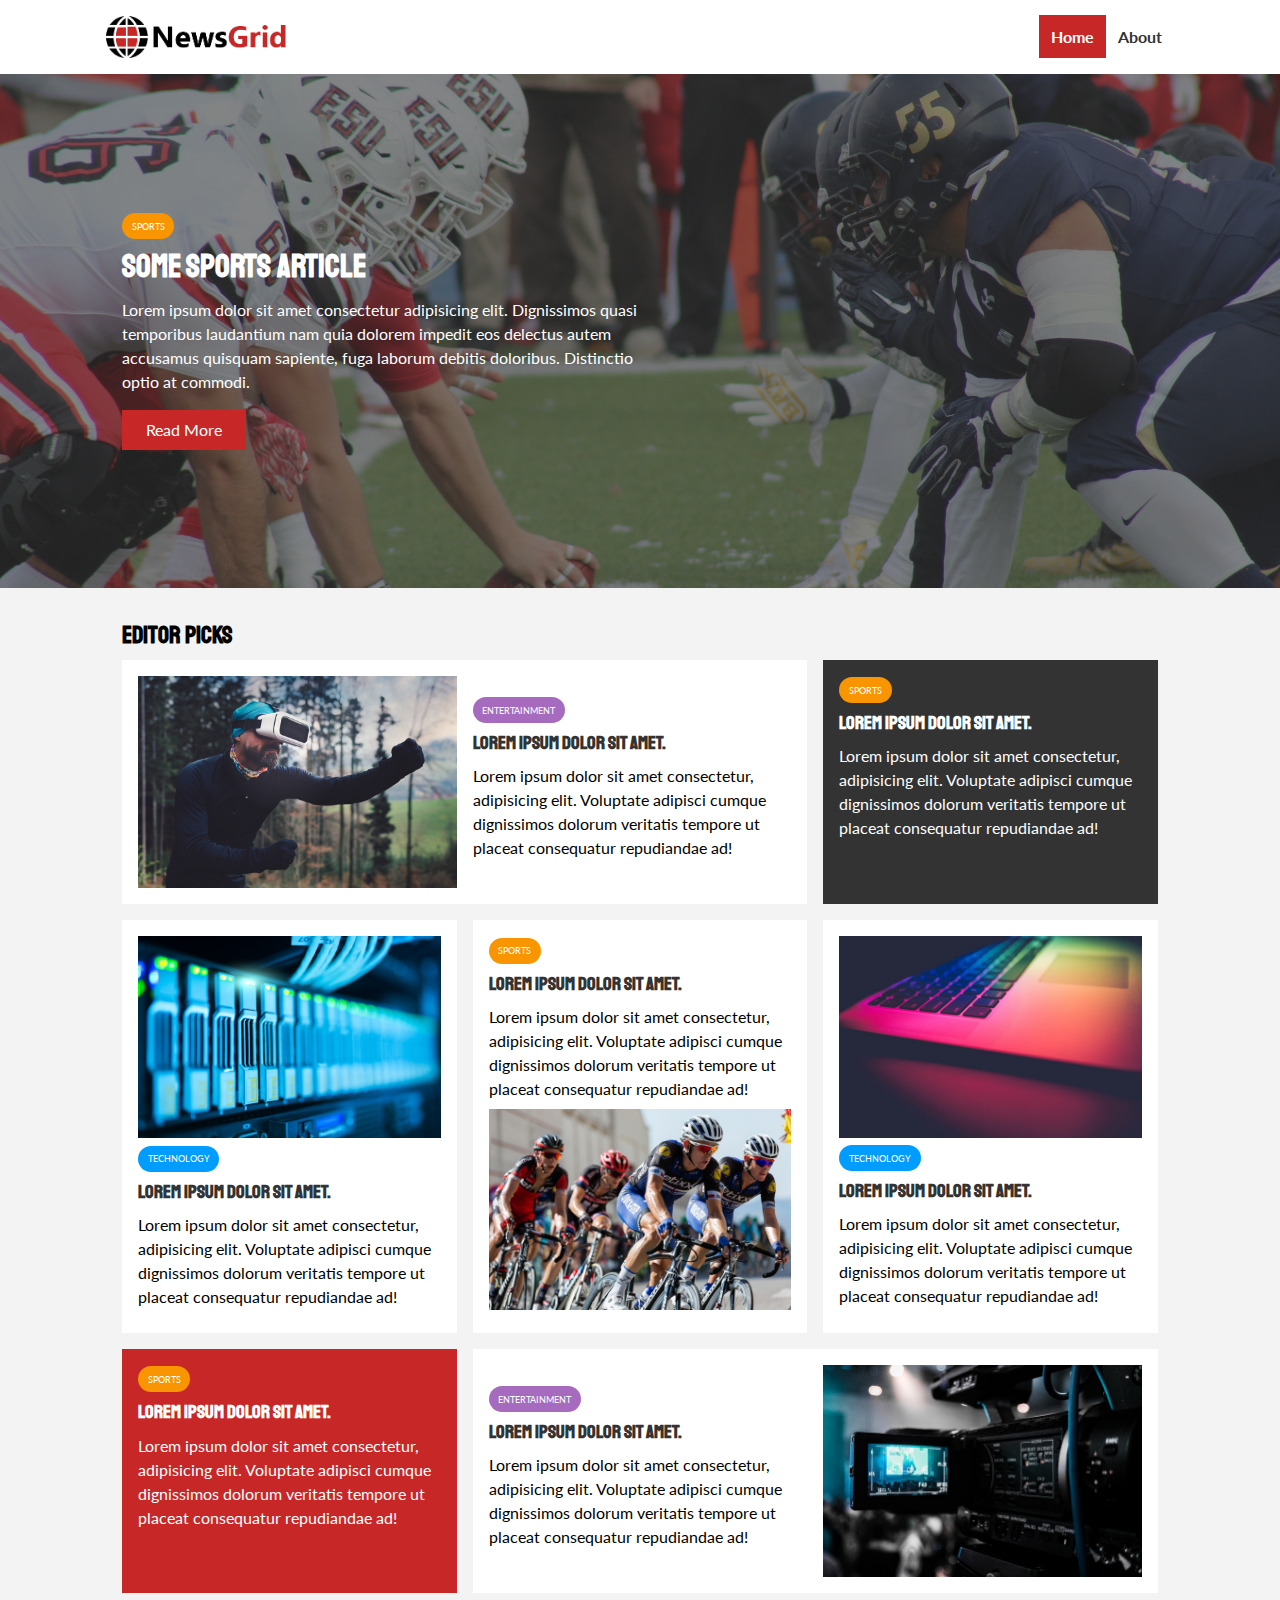
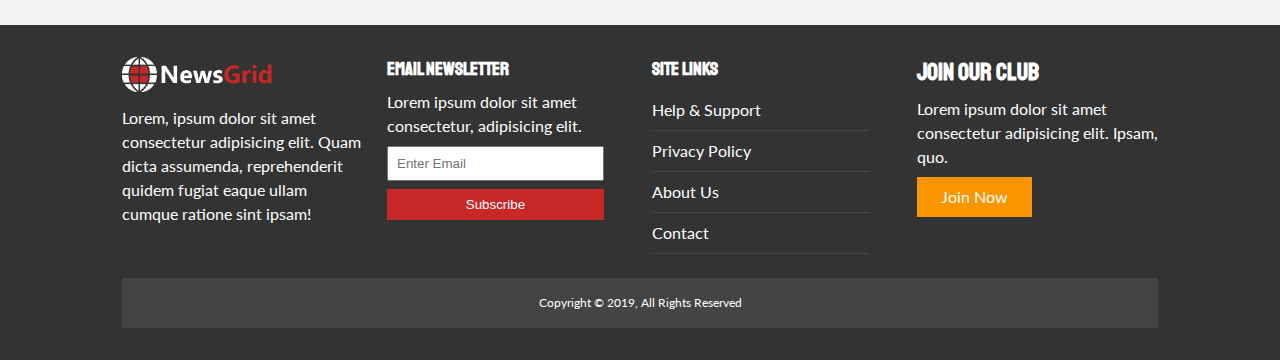
<file: index.html>
<!DOCTYPE html>
<html lang="en">

<head>
  <meta charset="UTF-8">
  <meta name="viewport" content="width=device-width, initial-scale=1.0">
  <link rel="stylesheet" href="https://use.fontawesome.com/releases/v5.15.1/css/all.css"
    integrity="sha384-vp86vTRFVJgpjF9jiIGPEEqYqlDwgyBgEF109VFjmqGmIY/Y4HV4d3Gp2irVfcrp" crossorigin="anonymous">
  <link href="https://fonts.googleapis.com/css2?family=Lato&family=Staatliches&display=swap" rel="stylesheet">
  <link rel="stylesheet" href="css/style.css">
  <link rel="stylesheet" media="screen and (max-width: 768px)" href="css/mobile.css">
  <link rel="shortcut icon" type="image/x-icon" href="favicon.ico">
  <title>NewsGrid | Latest News</title>
</head>

<body>
  <nav id="main-nav">
    <div class="container">
      <img src="img/logo.png" class="logo" alt="NewsGrid">
      <div class="social">
        <a href="http:facebook.com" target="_blank"><i class="fab fa-facebook fa-2x"></i></a>
        <a href="http:twitter.com" target="_blank"><i class="fab fa-twitter fa-2x"></i></a>
        <a href="http:instagram.com" target="_blank"><i class="fab fa-instagram fa-2x"></i></a>
        <a href="http:youtube.com" target="_blank"><i class="fab fa-youtube fa-2x"></i></a>
      </div>
      <ul>
        <li><a class="current" href="index.html">Home</a></li>
        <li><a href="about.html">About</a></li>
      </ul>
    </div>
  </nav>

  <!-- Showcase -->
  <header id="showcase">
    <div class="container">
      <div class="showcase-container">
        <div class="showcase-content">
          <div class="category category-sports">Sports</div>
          <h1>Some SPorts Article</h1>
          <p>Lorem ipsum dolor sit amet consectetur adipisicing elit. Dignissimos quasi temporibus laudantium nam quia
            dolorem impedit eos delectus autem accusamus quisquam sapiente, fuga laborum debitis doloribus. Distinctio
            optio at commodi.</p>
          <a href="article.html" class="btn btn-primary">Read More</a>
        </div>
      </div>
    </div>
  </header>

  <!-- Home Articles -->
  <section id="home-articles" class="py-2">
    <div class="container">

      <h2>Editor Picks</h2>
      <div class="articles-container">
        <article class="card">
          <img src="img/articles/ent1.jpg" alt="">
          <div>
            <div class="category category-ent">Entertainment</div>
            <h3>
              <a href="article.html">Lorem ipsum dolor sit amet.</a>
            </h3>
            <p>Lorem ipsum dolor sit amet consectetur, adipisicing elit. Voluptate adipisci cumque dignissimos dolorum
              veritatis tempore ut placeat consequatur repudiandae ad!</p>
          </div>
        </article>
        <article class="card bg-dark">
          <div class="category category-sports">Sports</div>
          <h3>
            <a href="article.html">Lorem ipsum dolor sit amet.</a>
          </h3>
          <p>Lorem ipsum dolor sit amet consectetur, adipisicing elit. Voluptate adipisci cumque dignissimos dolorum
            veritatis tempore ut placeat consequatur repudiandae ad!
          </p>
        </article>
        <article class="card">
          <img src="img/articles/tech1.jpg" alt="">
          <div class="category category-tech">Technology</div>
          <h3>
            <a href="article.html">Lorem ipsum dolor sit amet.</a>
          </h3>
          <p>Lorem ipsum dolor sit amet consectetur, adipisicing elit. Voluptate adipisci cumque dignissimos dolorum
            veritatis tempore ut placeat consequatur repudiandae ad!
          </p>
        </article>
        <article class="card">
          <div class="category category-sports">Sports</div>
          <h3>
            <a href="article.html">Lorem ipsum dolor sit amet.</a>
          </h3>
          <p>Lorem ipsum dolor sit amet consectetur, adipisicing elit. Voluptate adipisci cumque dignissimos dolorum
            veritatis tempore ut placeat consequatur repudiandae ad!
          </p>
          <img src="img/articles/sports1.jpg" alt="">
        </article>
        <article class="card">
          <img src="img/articles/tech2.jpg" alt="">
          <div class="category category-tech">Technology</div>
          <h3>
            <a href="article.html">Lorem ipsum dolor sit amet.</a>
          </h3>
          <p>Lorem ipsum dolor sit amet consectetur, adipisicing elit. Voluptate adipisci cumque dignissimos dolorum
            veritatis tempore ut placeat consequatur repudiandae ad!
          </p>
        </article>
        <article class="card bg-primary">
          <div class="category category-sports">Sports</div>
          <h3>
            <a href="article.html">Lorem ipsum dolor sit amet.</a>
          </h3>
          <p>Lorem ipsum dolor sit amet consectetur, adipisicing elit. Voluptate adipisci cumque dignissimos dolorum
            veritatis tempore ut placeat consequatur repudiandae ad!
          </p>
        </article>
        <article class="card">
          <div>
            <div class="category category-ent">Entertainment</div>
            <h3>
              <a href="article.html">Lorem ipsum dolor sit amet.</a>
            </h3>
            <p>Lorem ipsum dolor sit amet consectetur, adipisicing elit. Voluptate adipisci cumque dignissimos dolorum
              veritatis tempore ut placeat consequatur repudiandae ad!</p>
          </div>
          <img src="img/articles/ent2.jpg" alt="">
        </article>
      </div>
    </div>
  </section>

  <!-- Footer -->
  <footer id="main-footer" class="py-2">
    <div class="container footer-container">
      <div>
        <img src="img/logo_light.png" alt="NewsGrid">
        <p>Lorem, ipsum dolor sit amet consectetur adipisicing elit. Quam dicta assumenda, reprehenderit quidem fugiat
          eaque ullam cumque ratione sint ipsam!</p>
      </div>
      <div>
        <h3>Email Newsletter</h3>
        <p>Lorem ipsum dolor sit amet consectetur, adipisicing elit.</p>
        <form name="contact" method="POST" data-netlify="true">
          <input type="email" name="email" placeholder="Enter Email">
          <input type="submit" value="Subscribe" class="btn btn-primary">
        </form>
      </div>
      <div>
        <h3>Site Links</h3>
        <ul class="list">
          <li><a href="#">Help & Support</a></li>
          <li><a href="#">Privacy Policy</a></li>
          <li><a href="#">About Us</a></li>
          <li><a href="#">Contact</a></li>
        </ul>
      </div>
      <div>
        <h2>Join Our Club</h2>
        <p>Lorem ipsum dolor sit amet consectetur adipisicing elit. Ipsam, quo.</p>
        <a href="#" class="btn btn-seconday">Join Now</a>
      </div>
      <div>
        <p>
          Copyright &copy; 2019, All Rights Reserved
        </p>
      </div>
    </div>
  </footer>
</body>

</html>
</file>
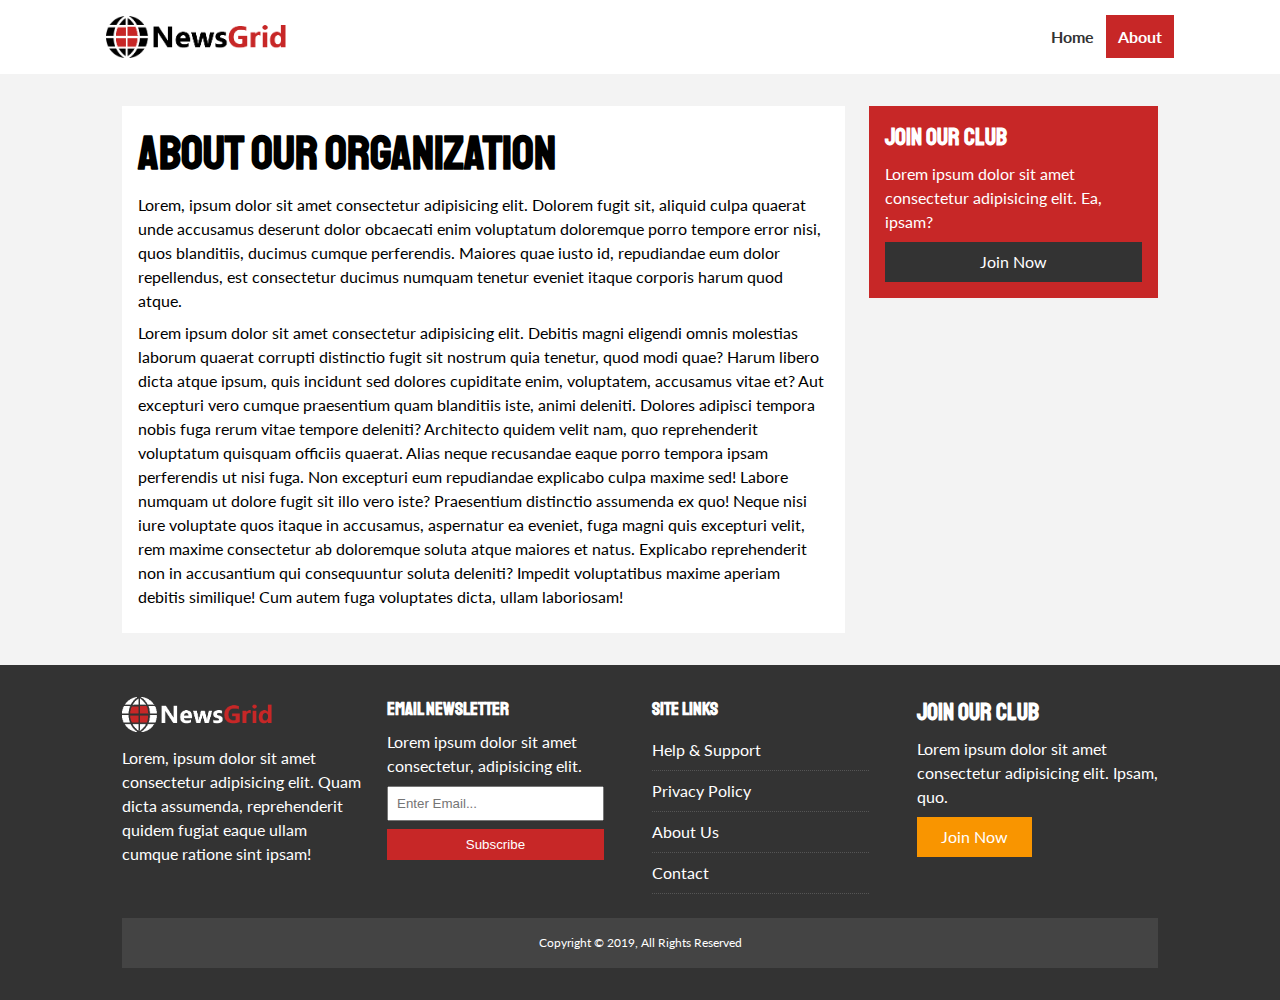
<file: about.html>
<!DOCTYPE html>
<html lang="en">

<head>
  <meta charset="UTF-8">
  <meta name="viewport" content="width=device-width, initial-scale=1.0">
  <link rel="stylesheet" href="https://use.fontawesome.com/releases/v5.15.1/css/all.css"
    integrity="sha384-vp86vTRFVJgpjF9jiIGPEEqYqlDwgyBgEF109VFjmqGmIY/Y4HV4d3Gp2irVfcrp" crossorigin="anonymous">
  <link href="https://fonts.googleapis.com/css2?family=Lato&family=Staatliches&display=swap" rel="stylesheet">
  <link rel="stylesheet" href="css/style.css">
  <link rel="stylesheet" media="screen and (max-width: 768px)" href="css/mobile.css">
  <link rel="shortcut icon" type="image/x-icon" href="favicon.ico">
  <title>NewsGrid | About </title>
</head>

<body>
  <nav id="main-nav">
    <div class="container">
      <img src="img/logo.png" class="logo" alt="NewsGrid">
      <div class="social">
        <a href="http:facebook.com" target="_blank"><i class="fab fa-facebook fa-2x"></i></a>
        <a href="http:twitter.com" target="_blank"><i class="fab fa-twitter fa-2x"></i></a>
        <a href="http:instagram.com" target="_blank"><i class="fab fa-instagram fa-2x"></i></a>
        <a href="http:youtube.com" target="_blank"><i class="fab fa-youtube fa-2x"></i></a>
      </div>
      <ul>
        <li><a href="index.html">Home</a></li>
        <li><a class="current" href="about.html">About</a></li>
      </ul>
    </div>
  </nav>

  <section id="about">
    <div class="container">
      <div class="page-container">
        <article class="card">
          <h1 class="l-heading">About Our Organization</h1>
          <p>Lorem, ipsum dolor sit amet consectetur adipisicing elit. Dolorem fugit sit, aliquid culpa quaerat unde
            accusamus deserunt dolor obcaecati enim voluptatum doloremque porro tempore error nisi, quos blanditiis,
            ducimus cumque perferendis. Maiores quae iusto id, repudiandae eum dolor repellendus, est consectetur
            ducimus numquam tenetur eveniet itaque corporis harum quod atque.
          </p>
          <p>Lorem ipsum dolor sit amet consectetur adipisicing elit. Debitis magni eligendi omnis molestias laborum
            quaerat corrupti distinctio fugit sit nostrum quia tenetur, quod modi quae? Harum libero dicta atque ipsum,
            quis incidunt sed dolores cupiditate enim, voluptatem, accusamus vitae et? Aut excepturi vero cumque
            praesentium quam blanditiis iste, animi deleniti. Dolores adipisci tempora nobis fuga rerum vitae tempore
            deleniti? Architecto quidem velit nam, quo reprehenderit voluptatum quisquam officiis quaerat. Alias neque
            recusandae eaque porro tempora ipsam perferendis ut nisi fuga. Non excepturi eum repudiandae explicabo culpa
            maxime sed! Labore numquam ut dolore fugit sit illo vero iste? Praesentium distinctio assumenda ex quo!
            Neque nisi iure voluptate quos itaque in accusamus, aspernatur ea eveniet, fuga magni quis excepturi velit,
            rem maxime consectetur ab doloremque soluta atque maiores et natus. Explicabo reprehenderit non in
            accusantium qui consequuntur soluta deleniti? Impedit voluptatibus maxime aperiam debitis similique! Cum
            autem fuga voluptates dicta, ullam laboriosam!</p>
        </article>
        <aside class="card bg-primary">
          <h2>Join Our Club</h2>
          <p>Lorem ipsum dolor sit amet consectetur adipisicing elit. Ea, ipsam?</p>
          <a href="#" class="btn btn-dark btn-block">Join Now</a>

        </aside>
      </div>
    </div>
  </section>

  <!-- Footer -->
  <footer id="main-footer" class="py-2">
    <div class="container footer-container">
      <div>
        <img src="img/logo_light.png" alt="NewsGrid">
        <p>Lorem, ipsum dolor sit amet consectetur adipisicing elit. Quam dicta assumenda, reprehenderit quidem fugiat
          eaque ullam cumque ratione sint ipsam!</p>
      </div>
      <div>
        <h3>Email Newsletter</h3>
        <p>Lorem ipsum dolor sit amet consectetur, adipisicing elit.</p>
        <form>
          <input type="email" placeholder="Enter Email...">
          <input type="submit" value="Subscribe" class="btn btn-primary">
        </form>
      </div>
      <div>
        <h3>Site Links</h3>
        <ul class="list">
          <li><a href="#">Help & Support</a></li>
          <li><a href="#">Privacy Policy</a></li>
          <li><a href="#">About Us</a></li>
          <li><a href="#">Contact</a></li>
        </ul>
      </div>
      <div>
        <h2>Join Our Club</h2>
        <p>Lorem ipsum dolor sit amet consectetur adipisicing elit. Ipsam, quo.</p>
        <a href="#" class="btn btn-seconday">Join Now</a>
      </div>
      <div>
        <p>
          Copyright &copy; 2019, All Rights Reserved
        </p>
      </div>
    </div>
  </footer>
</body>

</html>
</file>
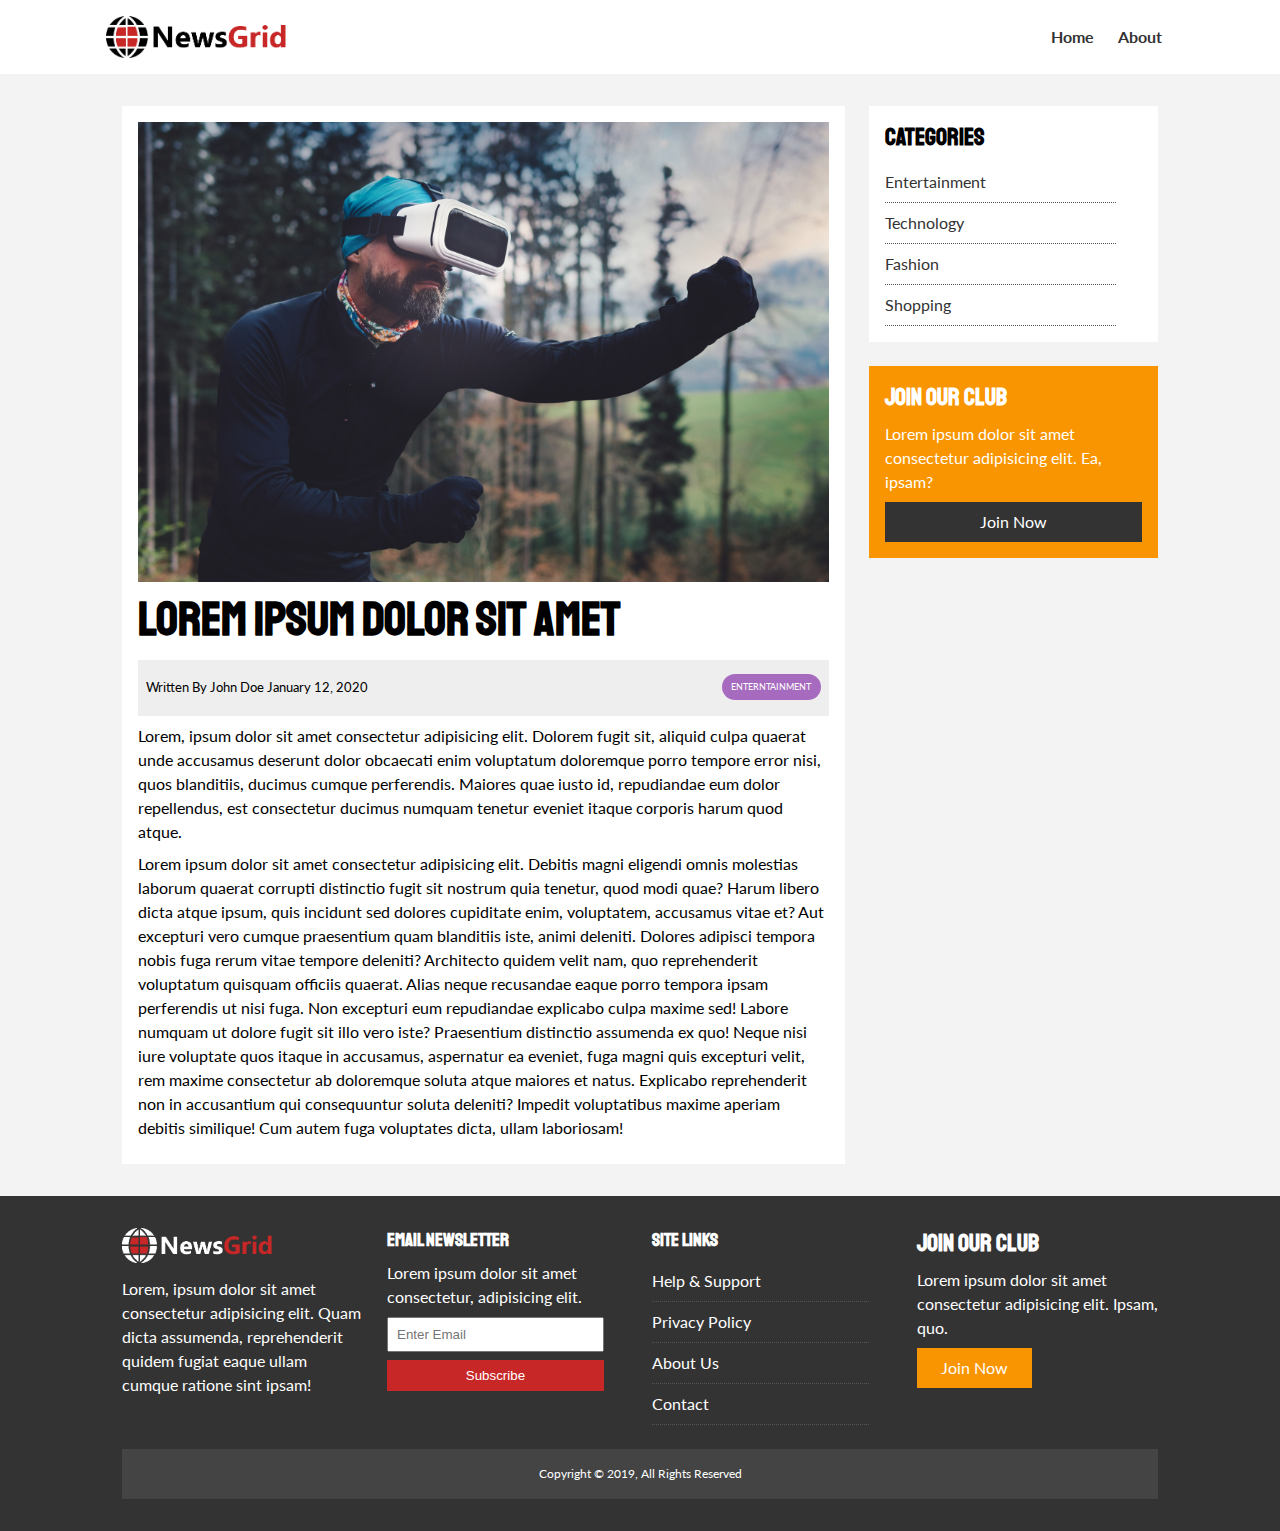
<file: article.html>
<!DOCTYPE html>
<html lang="en">

<head>
  <meta charset="UTF-8">
  <meta name="viewport" content="width=device-width, initial-scale=1.0">
  <link rel="stylesheet" href="https://use.fontawesome.com/releases/v5.15.1/css/all.css"
    integrity="sha384-vp86vTRFVJgpjF9jiIGPEEqYqlDwgyBgEF109VFjmqGmIY/Y4HV4d3Gp2irVfcrp" crossorigin="anonymous">
  <link href="https://fonts.googleapis.com/css2?family=Lato&family=Staatliches&display=swap" rel="stylesheet">
  <link rel="stylesheet" href="css/style.css">
  <link rel="stylesheet" media="screen and (max-width: 768px)" href="css/mobile.css">
  <link rel="shortcut icon" type="image/x-icon" href="favicon.ico">
  <title>NewsGrid | Latest News </title>
</head>

<body>
  <nav id="main-nav">
    <div class="container">
      <img src="img/logo.png" class="logo" alt="NewsGrid">
      <div class="social">
        <a href="http:facebook.com" target="_blank"><i class="fab fa-facebook fa-2x"></i></a>
        <a href="http:twitter.com" target="_blank"><i class="fab fa-twitter fa-2x"></i></a>
        <a href="http:instagram.com" target="_blank"><i class="fab fa-instagram fa-2x"></i></a>
        <a href="http:youtube.com" target="_blank"><i class="fab fa-youtube fa-2x"></i></a>
      </div>
      <ul>
        <li><a href="index.html">Home</a></li>
        <li><a href="about.html">About</a></li>
      </ul>
    </div>
  </nav>

  <section id="article">
    <div class="container">
      <div class="page-container">
        <article class="card">
          <img src="img/articles/ent1.jpg" alt="">
          <h1 class="l-heading">Lorem ipsum dolor sit amet</h1>
          <div class="meta">
            <small>
              <i class="fas fa-user"></i> Written By John Doe January 12, 2020
            </small>
            <div class="category category-ent">Enterntainment</div>
          </div>
          <p>Lorem, ipsum dolor sit amet consectetur adipisicing elit. Dolorem fugit sit, aliquid culpa quaerat unde
            accusamus deserunt dolor obcaecati enim voluptatum doloremque porro tempore error nisi, quos blanditiis,
            ducimus cumque perferendis. Maiores quae iusto id, repudiandae eum dolor repellendus, est consectetur
            ducimus numquam tenetur eveniet itaque corporis harum quod atque.
          </p>
          <p>Lorem ipsum dolor sit amet consectetur adipisicing elit. Debitis magni eligendi omnis molestias laborum
            quaerat corrupti distinctio fugit sit nostrum quia tenetur, quod modi quae? Harum libero dicta atque ipsum,
            quis incidunt sed dolores cupiditate enim, voluptatem, accusamus vitae et? Aut excepturi vero cumque
            praesentium quam blanditiis iste, animi deleniti. Dolores adipisci tempora nobis fuga rerum vitae tempore
            deleniti? Architecto quidem velit nam, quo reprehenderit voluptatum quisquam officiis quaerat. Alias neque
            recusandae eaque porro tempora ipsam perferendis ut nisi fuga. Non excepturi eum repudiandae explicabo culpa
            maxime sed! Labore numquam ut dolore fugit sit illo vero iste? Praesentium distinctio assumenda ex quo!
            Neque nisi iure voluptate quos itaque in accusamus, aspernatur ea eveniet, fuga magni quis excepturi velit,
            rem maxime consectetur ab doloremque soluta atque maiores et natus. Explicabo reprehenderit non in
            accusantium qui consequuntur soluta deleniti? Impedit voluptatibus maxime aperiam debitis similique! Cum
            autem fuga voluptates dicta, ullam laboriosam!</p>
        </article>

        <aside id="categories" class="card">
          <h2>Categories</h2>
          <ul class="list">
            <li><a href="#"><i class="fas fa-chevron-right"></i> Entertainment</a></li>
            <li><a href="#"><i class="fas fa-chevron-right"></i> Technology</a></li>
            <li><a href="#"><i class="fas fa-chevron-right"></i> Fashion</a></li>
            <li><a href="#"><i class="fas fa-chevron-right"></i> Shopping</a></li>
          </ul>
        </aside>
        <aside class="card bg-secondary">
          <h2>Join Our Club</h2>
          <p>Lorem ipsum dolor sit amet consectetur adipisicing elit. Ea, ipsam?</p>
          <a href="#" class="btn btn-dark btn-block">Join Now</a>

        </aside>
      </div>
    </div>
  </section>

  <!-- Footer -->
  <footer id="main-footer" class="py-2">
    <div class="container footer-container">
      <div>
        <img src="img/logo_light.png" alt="NewsGrid">
        <p>Lorem, ipsum dolor sit amet consectetur adipisicing elit. Quam dicta assumenda, reprehenderit quidem fugiat
          eaque ullam cumque ratione sint ipsam!</p>
      </div>
      <div>
        <h3>Email Newsletter</h3>
        <p>Lorem ipsum dolor sit amet consectetur, adipisicing elit.</p>
        <form name="contact" method="POST" data-netlify="true">
          <input type="email" name="email" placeholder="Enter Email">
          <input type="submit" value="Subscribe" class="btn btn-primary">
        </form>
      </div>
      <div>
        <h3>Site Links</h3>
        <ul class="list">
          <li><a href="#">Help & Support</a></li>
          <li><a href="#">Privacy Policy</a></li>
          <li><a href="#">About Us</a></li>
          <li><a href="#">Contact</a></li>
        </ul>
      </div>
      <div>
        <h2>Join Our Club</h2>
        <p>Lorem ipsum dolor sit amet consectetur adipisicing elit. Ipsam, quo.</p>
        <a href="#" class="btn btn-seconday">Join Now</a>
      </div>
      <div>
        <p>
          Copyright &copy; 2019, All Rights Reserved
        </p>
      </div>
    </div>
  </footer>
</body>

</html>
</file>
<file: css/style.css>
:root{
  --primary-color: #c72727;
  --secondary-color: #f99500;
  --light-color: #f3f3f3;
  --dark-color: #333;
  --max-width: 1100px;
}

.category{
  --sports-color: #f99500;
  --ent-color: #a66bbe;
  --tech-color: #009cff;
}

*{
  margin: 0;
  padding: 0;
  box-sizing: border-box;
}

body{
  font-family: 'Lato', sans-serif;
  line-height: 1.5;
  background: var(--light-color);
}

a{
  color: #333;
  text-decoration: none;
}

ul{
  list-style: none;
}

p{
  margin: .5rem 0;
}

img{
  width: 100%;
}

h1, h2, h3, h4, h5, h6{
  font-family: 'Staatliches', crusive;
  margin-bottom: .55rem;
  line-height: 1.3;
}

/* Utility */
.container{
  max-width: var(--max-width);
  margin: 0 auto;
  padding: 0 2rem;
  overflow: hidden;
}

.category{
  display: inline-block;
  color: #fff;
  font-size: 0.55rem;
  text-transform: uppercase;
  padding: 0.4rem 0.6rem;
  border-radius: 15px;
  margin-bottom: 0.5rem;
}

.category-sports{
  background: var(--sports-color);
}
.category-ent{
  background: var(--ent-color);
}
.category-tech{
  background: var(--tech-color);
}

.btn{
  display: inline-block;
  border: none;
  background: var(--dark-color);
  color: #fff;
  padding: 0.5rem 1.5rem;
}

.btn-light{ 
  background: var(--light-color);
}
.btn-primary{ 
  background: var(--primary-color);
}
.btn-seconday{ 
  background: var(--secondary-color);
}

.btn-block{
  display: block;
  width: 100%;
  text-align: center;
}

.btn:hover{
  opacity: 0.9;
}

.card{
  background: #fff;
  padding: 1rem;
}

.bg-dark{
  background: var(--dark-color);
  color: #fff;
}
.bg-primary{
  background: var(--primary-color);
  color: #fff;
}
.bg-secondary{
  background: var(--secondary-color);
  color: #fff;
}

.bg-dark h1,
.bg-dark h2,
.bg-dark h3,
.bg-dark a,
.bg-primary h1,
.bg-primary h2,
.bg-primary h3,
.bg-primary a, 
.bg-secondary h1,
.bg-secondary h2,
.bg-secondary h3,
.bg-secondary a {
  color: #fff;
}



.py-1{
  padding: 1.5rem 0;
}
.py-2{
  padding: 2rem 0;
}
.py-3{
  padding: 3rem 0;
}
.p-1{
  padding: 1.5rem;
}
.p-2{
  padding: 2rem; 
}
.p-3{
  padding: 3rem;
}

.l-heading{
  font-size: 3rem;
}

.list li{
  padding: .5rem 0;
  border-bottom: #555 dotted 1px;
  width: 90%;
}

.list li a:hover{
  color: var(--primary-color) !important;
}

/* Inner page grid container */
.page-container {
  display: grid;
  grid-template-columns: 5fr 2fr;
  margin: 2rem 0;
  grid-gap: 1.5rem;
}

.page-container > *:first-child{
  grid-row: 1 / span 3;
}

/* Navigation */
#main-nav{
  background: #fff;
  position: sticky;
  top: 0;
  z-index: 2;
}

#main-nav .container{
  display: grid;
  grid-template-columns: 6fr 3fr 2fr;
  padding: 1rem;
  align-items: center;
}

#main-nav .logo{
  width: 180px;
}

#main-nav ul{
  justify-self: end;
  display: flex;

}

#main-nav ul li a{
  padding: .75rem;
  font-weight: bold;
}

#main-nav ul li a.current{
  background: var(--primary-color);
  color: #fff;
}

#main-nav ul li a:hover{
  background: var(--light-color);
  color: var(--dark-color);
}

#main-nav .social{
  justify-self: center;
}

#main-nav .social i{
  color: #777;
  margin-right: .5rem;
}

/* Showcase */
#showcase{
  color: #fff;
  background: #333;
  padding: 2rem;
  position: relative;
}

#showcase:before{
  content:"";
  background: url("../img/featured.jpg") no-repeat center center/cover;
  position: absolute;
  top:0;
  left: 0;
  width: 100%;
  height: 100%;
  opacity: 0.4;
}

#showcase .showcase-container{
  display: grid;
  grid-template-columns: repeat(2, 1fr);
  justify-content: center;
  align-items: center;
  height: 50vh;
}

#showcase .showcase-content{
  z-index: 1;
}

#showcase .showcase-content p{
  margin-bottom: 1rem;
}

/* Home Articles */
#home-articles .articles-container{
  display: grid;
  grid-template-columns: repeat(3, 1fr);
  grid-gap: 1rem;
}

#home-articles .articles-container > *:first-child,
#home-articles .articles-container > *:last-child{
  display: grid;
  grid-template-columns: repeat(2, 1fr);
  grid-gap: 1rem;
  align-items: center; 
  grid-column: 1 / span 2;
}

#home-articles .articles-container > *:last-child{
  grid-column: 2 / span 2;
}

#article .meta{
  display: flex;
  justify-content: space-between;
  align-items: center;
  background: #eee;
  padding: 0.5rem;
}

#article .meta .category{
  margin-top: 0.4rem;
}


/* Footer */
#main-footer{
  background: var(--dark-color);
  color: #fff;
}

#main-footer img{
  width: 150px;
}

#main-footer a{
  color: #fff;
}

#main-footer .footer-container {
  display: grid;
  grid-template-columns: repeat(4, 1fr);
  grid-gap: 1.5rem;
}

#main-footer .footer-container > *:last-child{
  background: #444;
  grid-column: 1 / span 4;
  padding: .5rem;
  text-align: center;
  font-size: .75rem;
}

#main-footer .footer-container input[type='email']{
  width: 90%;
  padding: .5rem;
  margin-bottom: .5rem;
}

#main-footer .footer-container input[type='submit']{
  width: 90%;
}
</file>
<file: css/mobile.css>
/* Navigation */
#main-nav .social{
  display: none;
}

#main-nav .container{
  grid-template-columns: 1fr;
  grid-gap: 1.2rem;
}

#main-nav ul,
#main-nav .logo {
  justify-self: center;
}

#main-nav ul li a{
  padding: 0.5rem;
}

#home-articles .articles-container {
  grid-template-columns: repeat(2, 1fr);
}

#home-articles .articles-container > *:first-child,
#home-articles .articles-container > *:last-child {
  grid-template-columns: 1fr;
  grid-column: 1;
}

@media(max-width: 600px) {
  /* Stack Grid Items */
  #showcase .showcase-container,
  #home-articles .articles-container,
  #main-footer .footer-container{
    grid-template-columns: 1fr;
  }

  #main-footer .footer-container > *:last-child{
    grid-column: 1;
  }

  #main-footer .footer-container > *:first-child,
  #main-footer .footer-container > *:nth-child(2){
    border-bottom: #444 dotted 1px;
    padding-bottom: 1rem;
  }

  .page-container{
    grid-template-columns: 1fr;
    text-align: center;
  }

  .page-container > *:first-child {
    grid-row: 1;
  }

  .l-heading {
    font-size: 2rem;
  }
}
</file>
